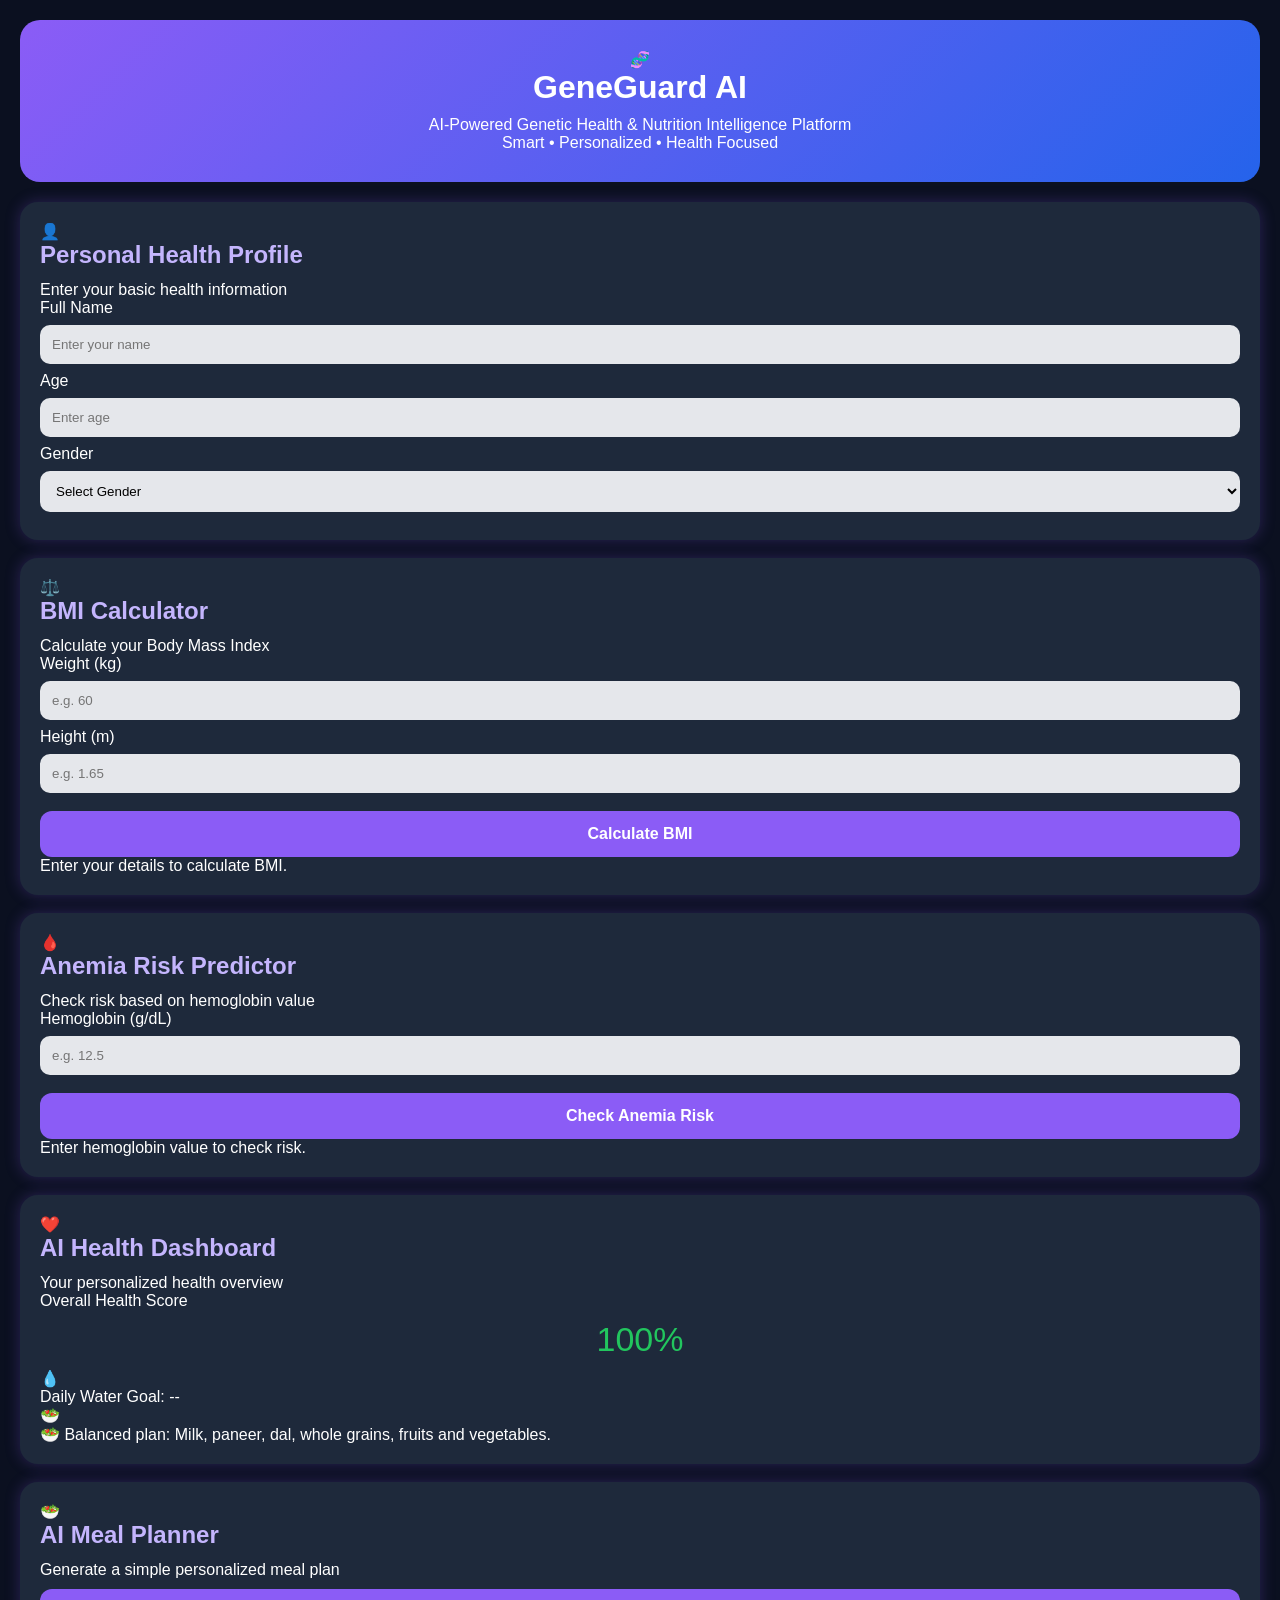
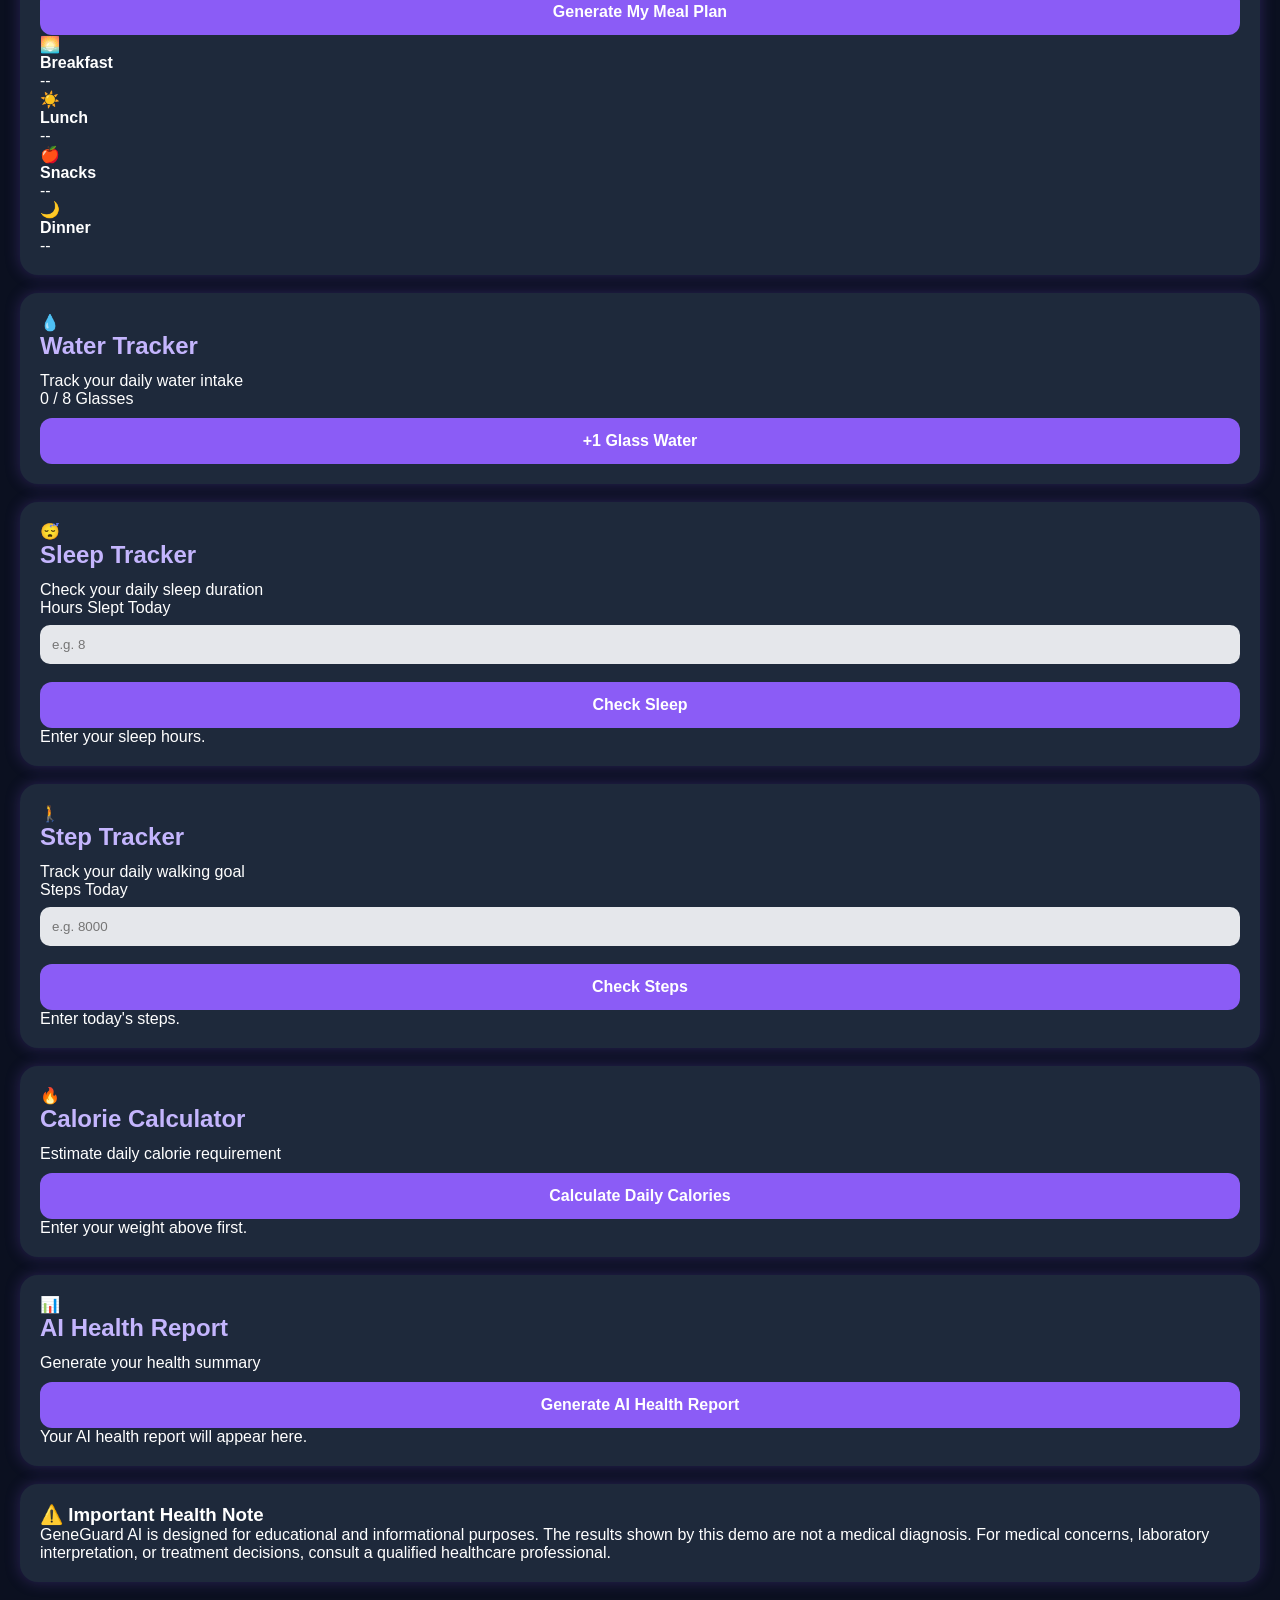
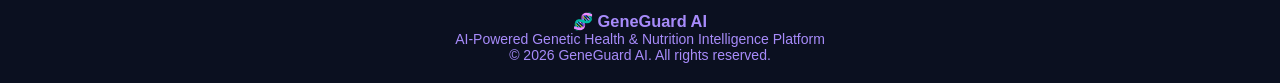
<file: index.html>
<!DOCTYPE html>
<html lang="en">

<head>
  <meta charset="UTF-8">
  <meta name="viewport" content="width=device-width, initial-scale=1.0">

  <title>GeneGuard AI</title>

  <!-- CSS -->
  <link rel="stylesheet" href="style.css">

  <!-- JavaScript -->
  <script src="script.js" defer></script>
</head>

<body>

  <!-- ============================= -->
  <!-- HERO SECTION -->
  <!-- ============================= -->

  <header class="hero">
    <div class="hero-content">
      <div class="hero-icon">🧬</div>

      <h1>GeneGuard AI</h1>

      <p>
        AI-Powered Genetic Health & Nutrition Intelligence Platform
      </p>

      <span class="hero-badge">
        Smart • Personalized • Health Focused
      </span>
    </div>
  </header>


  <main class="container">

    <!-- ============================= -->
    <!-- PERSONAL HEALTH PROFILE -->
    <!-- ============================= -->

    <section class="card profile-card">

      <div class="section-title">
        <span class="icon">👤</span>

        <div>
          <h2>Personal Health Profile</h2>
          <p>Enter your basic health information</p>
        </div>
      </div>

      <div class="form-grid">

        <div class="input-group">
          <label for="name">Full Name</label>

          <input
            id="name"
            type="text"
            placeholder="Enter your name"
          >
        </div>


        <div class="input-group">
          <label for="age">Age</label>

          <input
            id="age"
            type="number"
            placeholder="Enter age"
            min="1"
            max="120"
          >
        </div>


        <div class="input-group">
          <label for="gender">Gender</label>

          <select id="gender">

            <option value="">
              Select Gender
            </option>

            <option value="Female">
              Female
            </option>

            <option value="Male">
              Male
            </option>

            <option value="Other">
              Other
            </option>

          </select>
        </div>

      </div>

    </section>


    <!-- ============================= -->
    <!-- BMI CALCULATOR -->
    <!-- ============================= -->

    <section class="card">

      <div class="section-title">

        <span class="icon">⚖️</span>

        <div>
          <h2>BMI Calculator</h2>

          <p>
            Calculate your Body Mass Index
          </p>
        </div>

      </div>


      <div class="form-grid">

        <div class="input-group">

          <label for="weight">
            Weight (kg)
          </label>

          <input
            id="weight"
            type="number"
            placeholder="e.g. 60"
            step="0.1"
            min="1"
          >

        </div>


        <div class="input-group">

          <label for="height">
            Height (m)
          </label>

          <input
            id="height"
            type="number"
            placeholder="e.g. 1.65"
            step="0.01"
            min="0.5"
          >

        </div>

      </div>


      <button
        type="button"
        onclick="calculateBMI()"
      >
        Calculate BMI
      </button>


      <div
        id="bmiResult"
        class="result-box"
      >
        Enter your details to calculate BMI.
      </div>

    </section>


    <!-- ============================= -->
    <!-- ANEMIA RISK -->
    <!-- ============================= -->

    <section class="card">

      <div class="section-title">

        <span class="icon">🩸</span>

        <div>

          <h2>Anemia Risk Predictor</h2>

          <p>
            Check risk based on hemoglobin value
          </p>

        </div>

      </div>


      <div class="input-group">

        <label for="hb">
          Hemoglobin (g/dL)
        </label>

        <input
          id="hb"
          type="number"
          placeholder="e.g. 12.5"
          step="0.1"
          min="1"
        >

      </div>


      <button
        type="button"
        onclick="checkAnemia()"
      >
        Check Anemia Risk
      </button>


      <div
        id="anemiaResult"
        class="result-box"
      >
        Enter hemoglobin value to check risk.
      </div>

    </section>


    <!-- ============================= -->
    <!-- AI HEALTH DASHBOARD -->
    <!-- ============================= -->

    <section class="card dashboard-card">

      <div class="section-title">

        <span class="icon">❤️</span>

        <div>

          <h2>AI Health Dashboard</h2>

          <p>
            Your personalized health overview
          </p>

        </div>

      </div>


      <div class="health-score-container">

        <p>
          Overall Health Score
        </p>

        <div
          id="healthScore"
          class="score"
        >
          100%
        </div>

      </div>


      <div class="dashboard-info">

        <div class="info-box">

          <span>💧</span>

          <p id="waterResult">
            Daily Water Goal: --
          </p>

        </div>


        <div class="info-box">

          <span>🥗</span>

          <p id="dietResult">
            Diet recommendation will appear here.
          </p>

        </div>

      </div>

    </section>


    <!-- ============================= -->
    <!-- AI MEAL PLANNER -->
    <!-- ============================= -->

    <section class="card">

      <div class="section-title">

        <span class="icon">🥗</span>

        <div>

          <h2>AI Meal Planner</h2>

          <p>
            Generate a simple personalized meal plan
          </p>

        </div>

      </div>


      <button
        type="button"
        onclick="generateMeal()"
      >
        Generate My Meal Plan
      </button>


      <div class="meal-plan">

        <div class="meal-item">

          <span>🌅</span>

          <div>
            <strong>Breakfast</strong>

            <p id="breakfast">
              --
            </p>
          </div>

        </div>


        <div class="meal-item">

          <span>☀️</span>

          <div>
            <strong>Lunch</strong>

            <p id="lunch">
              --
            </p>
          </div>

        </div>


        <div class="meal-item">

          <span>🍎</span>

          <div>
            <strong>Snacks</strong>

            <p id="snacks">
              --
            </p>
          </div>

        </div>


        <div class="meal-item">

          <span>🌙</span>

          <div>
            <strong>Dinner</strong>

            <p id="dinner">
              --
            </p>
          </div>

        </div>

      </div>

    </section>


    <!-- ============================= -->
    <!-- WATER TRACKER -->
    <!-- ============================= -->

    <section class="card">

      <div class="section-title">

        <span class="icon">💧</span>

        <div>

          <h2>Water Tracker</h2>

          <p>
            Track your daily water intake
          </p>

        </div>

      </div>


      <div class="tracker-display">

        <div
          id="glassCount"
          class="tracker-number"
        >
          0 / 8 Glasses
        </div>

      </div>


      <button
        type="button"
        onclick="addGlass()"
      >
        +1 Glass Water
      </button>

    </section>


    <!-- ============================= -->
    <!-- SLEEP TRACKER -->
    <!-- ============================= -->

    <section class="card">

      <div class="section-title">

        <span class="icon">😴</span>

        <div>

          <h2>Sleep Tracker</h2>

          <p>
            Check your daily sleep duration
          </p>

        </div>

      </div>


      <div class="input-group">

        <label for="sleepHours">
          Hours Slept Today
        </label>

        <input
          id="sleepHours"
          type="number"
          placeholder="e.g. 8"
          step="0.5"
          min="0"
          max="24"
        >

      </div>


      <button
        type="button"
        onclick="checkSleep()"
      >
        Check Sleep
      </button>


      <div
        id="sleepResult"
        class="result-box"
      >
        Enter your sleep hours.
      </div>

    </section>


    <!-- ============================= -->
    <!-- STEP TRACKER -->
    <!-- ============================= -->

    <section class="card">

      <div class="section-title">

        <span class="icon">🚶</span>

        <div>

          <h2>Step Tracker</h2>

          <p>
            Track your daily walking goal
          </p>

        </div>

      </div>


      <div class="input-group">

        <label for="steps">
          Steps Today
        </label>

        <input
          id="steps"
          type="number"
          placeholder="e.g. 8000"
          min="0"
        >

      </div>


      <button
        type="button"
        onclick="checkSteps()"
      >
        Check Steps
      </button>


      <div
        id="stepResult"
        class="result-box"
      >
        Enter today's steps.
      </div>

    </section>


    <!-- ============================= -->
    <!-- CALORIE CALCULATOR -->
    <!-- ============================= -->

    <section class="card">

      <div class="section-title">

        <span class="icon">🔥</span>

        <div>

          <h2>Calorie Calculator</h2>

          <p>
            Estimate daily calorie requirement
          </p>

        </div>

      </div>


      <button
        type="button"
        onclick="calculateCalories()"
      >
        Calculate Daily Calories
      </button>


      <div
        id="calorieResult"
        class="result-box"
      >
        Enter your weight above first.
      </div>

    </section>


    <!-- ============================= -->
    <!-- AI HEALTH REPORT -->
    <!-- ============================= -->

    <section class="card report-card">

      <div class="section-title">

        <span class="icon">📊</span>

        <div>

          <h2>AI Health Report</h2>

          <p>
            Generate your health summary
          </p>

        </div>

      </div>


      <button
        type="button"
        onclick="generateReport()"
      >
        Generate AI Health Report
      </button>


      <div
        id="report"
        class="report-box"
      >
        Your AI health report will appear here.
      </div>

    </section>


    <!-- ============================= -->
    <!-- HEALTH DISCLAIMER -->
    <!-- ============================= -->

    <section class="card disclaimer">

      <h3>⚠️ Important Health Note</h3>

      <p>
        GeneGuard AI is designed for educational and
        informational purposes. The results shown by
        this demo are not a medical diagnosis.
        For medical concerns, laboratory interpretation,
        or treatment decisions, consult a qualified
        healthcare professional.
      </p>

    </section>

  </main>


  <!-- ============================= -->
  <!-- FOOTER -->
  <!-- ============================= -->

  <footer class="footer">

    <h3>
      🧬 GeneGuard AI
    </h3>

    <p>
      AI-Powered Genetic Health & Nutrition
      Intelligence Platform
    </p>

    <p class="copyright">
      © 2026 GeneGuard AI. All rights reserved.
    </p>

  </footer>


</body>

</html>
</file>
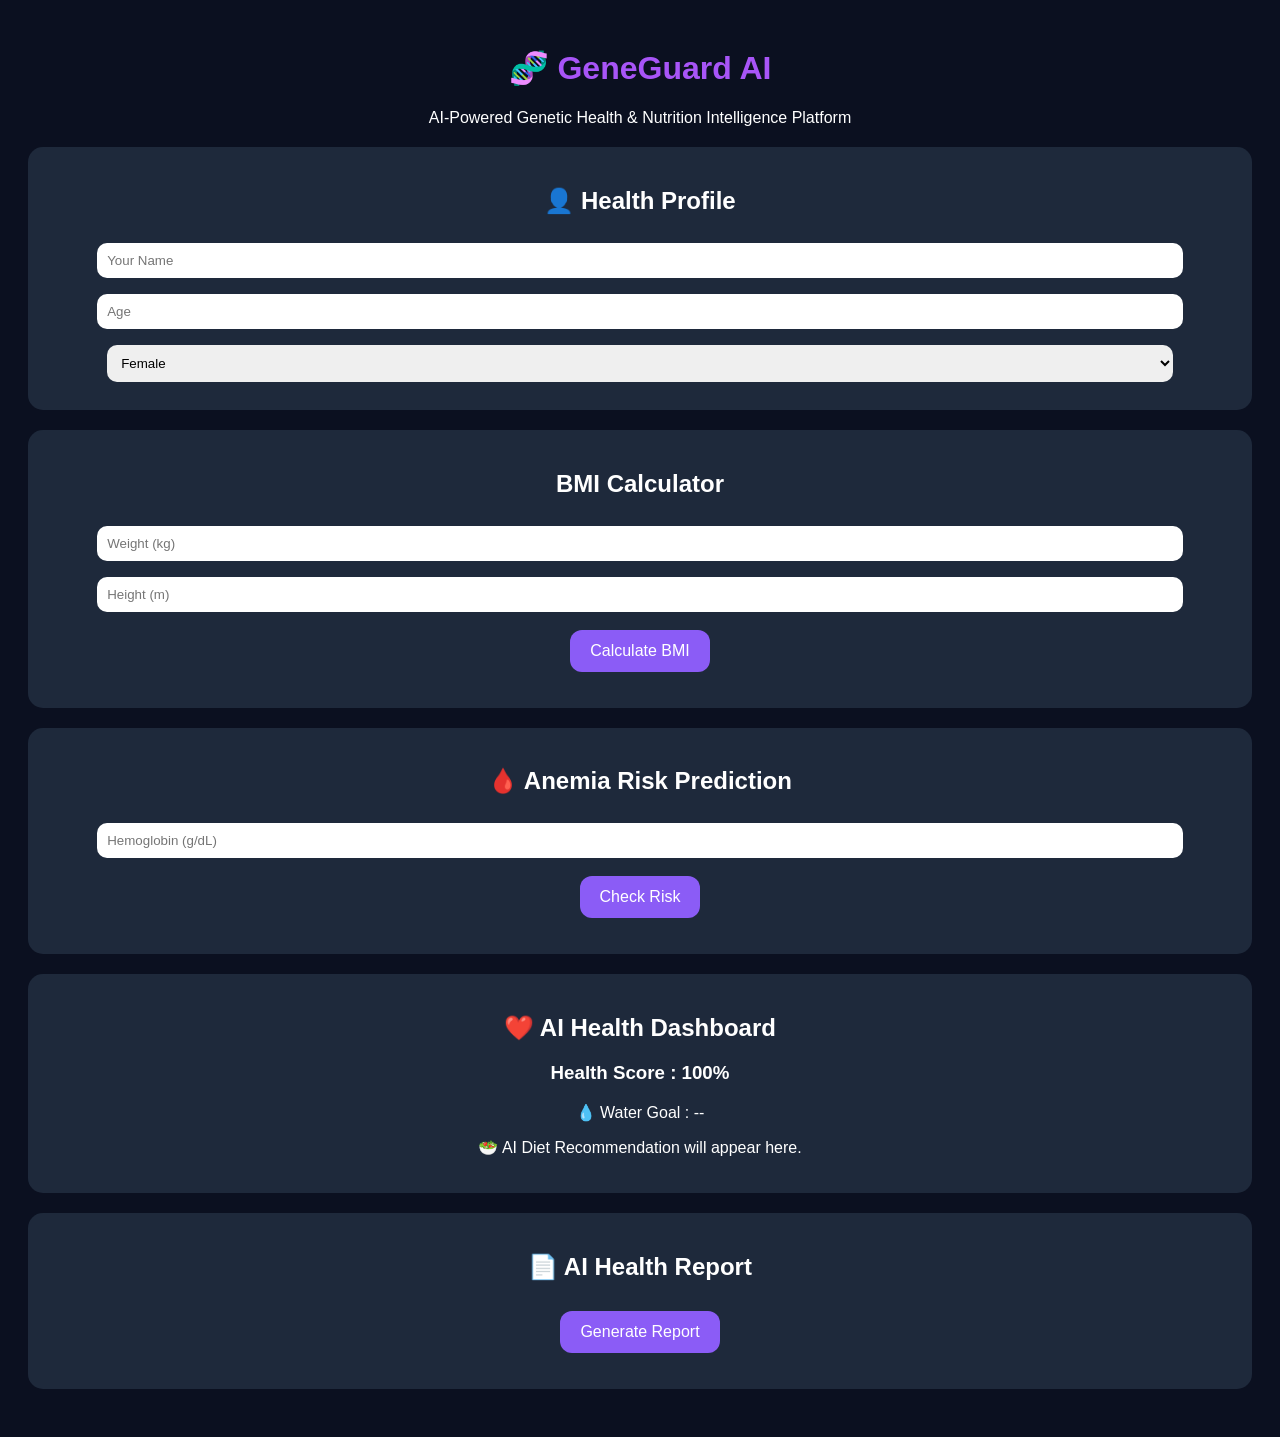
<file: frontend/index.html>
<!DOCTYPE html>
<html>
<head>
<meta charset="UTF-8">
<meta name="viewport" content="width=device-width, initial-scale=1.0">

<title>GeneGuard AI</title>

<style>
body{
background:#0B1020;
font-family:Arial;
color:white;
padding:20px;
text-align:center;
}
.card{
background:#1E293B;
padding:20px;
border-radius:15px;
margin:20px 0;
}
input,select{
width:90%;
padding:10px;
margin:8px;
border-radius:10px;
border:none;
}
button{
background:#8B5CF6;
color:white;
padding:12px 20px;
border:none;
border-radius:12px;
font-size:16px;
margin-top:10px;
}
h1{color:#A855F7;}
</style>
</head>

<body>

<h1>🧬 GeneGuard AI</h1>
<p>AI-Powered Genetic Health & Nutrition Intelligence Platform</p>

<div class="card">
<h2>👤 Health Profile</h2>

<input id="name" placeholder="Your Name">

<input id="age" type="number" placeholder="Age">

<select id="gender">
<option>Female</option>
<option>Male</option>
<option>Other</option>
</select>
</div>

<div class="card">
<h2>BMI Calculator</h2>

<input id="weight" type="number" placeholder="Weight (kg)">
<input id="height" type="number" placeholder="Height (m)">

<button onclick="calculateBMI()">Calculate BMI</button>

<p id="bmiResult"></p>
</div>

<div class="card">
<h2>🩸 Anemia Risk Prediction</h2>

<input id="hb" type="number" placeholder="Hemoglobin (g/dL)">

<button onclick="checkAnemia()">Check Risk</button>

<p id="anemiaResult"></p>
</div>

<div class="card">
<h2>❤️ AI Health Dashboard</h2>

<h3 id="healthScore">Health Score : 100%</h3>

<p id="waterResult">💧 Water Goal : --</p>

<p id="dietResult">🥗 AI Diet Recommendation will appear here.</p>
</div>

<div class="card">
<h2>📄 AI Health Report</h2>

<button onclick="generateReport()">Generate Report</button>

<p id="report"></p>
</div>

<script>

function calculateBMI(){

let w=parseFloat(document.getElementById("weight").value);

let h=parseFloat(document.getElementById("height").value);

let bmi=w/(h*h);

let status="";

if(bmi<18.5) status="Underweight";
else if(bmi<25) status="Normal";
else if(bmi<30) status="Overweight";
else status="Obese";

document.getElementById("bmiResult").innerHTML=
"Your BMI : "+bmi.toFixed(2)+" ("+status+")";

calculateWater();
updateScore();
diet();
}

function checkAnemia(){

let hb=parseFloat(document.getElementById("hb").value);

let risk="";

if(hb<11) risk="🔴 High Anemia Risk";
else if(hb<12) risk="🟡 Medium Anemia Risk";
else risk="🟢 Low Anemia Risk";

document.getElementById("anemiaResult").innerHTML=risk;

updateScore();
diet();
}

function calculateWater(){

let w=parseFloat(document.getElementById("weight").value);

let water=(w*35)/1000;

document.getElementById("waterResult").innerHTML=
"💧 Daily Water Goal : "+water.toFixed(2)+" L";
}

function diet(){

let hb=parseFloat(document.getElementById("hb").value);

let w=parseFloat(document.getElementById("weight").value);

let h=parseFloat(document.getElementById("height").value);

let bmi=w/(h*h);

let text="🥗 Balanced vegetarian diet with fruits, dal, milk and vegetables.";

if(hb<12){
text="🥬 Iron-rich foods: Spinach, Beetroot, Dates, Jaggery, Lentils, Orange, Amla.";
}

if(bmi<18.5){
text+=" Add Paneer, Banana, Nuts and Soybean for healthy weight gain.";
}

document.getElementById("dietResult").innerHTML=text;
}

function updateScore(){

let score=100;

let hb=parseFloat(document.getElementById("hb").value);

let w=parseFloat(document.getElementById("weight").value);

let h=parseFloat(document.getElementById("height").value);

let bmi=w/(h*h);

if(hb<12) score-=15;

if(bmi<18.5 || bmi>25) score-=10;

document.getElementById("healthScore").innerHTML=
"Health Score : "+score+"%";
}

function generateReport(){

let name=document.getElementById("name").value;

let bmi=document.getElementById("bmiResult").innerHTML;

let anemia=document.getElementById("anemiaResult").innerHTML;

let water=document.getElementById("waterResult").innerHTML;

let diet=document.getElementById("dietResult").innerHTML;

let score=document.getElementById("healthScore").innerHTML;

document.getElementById("report").innerHTML=
"<b>"+name+"'s AI Health Report</b><br><br>"+
bmi+"<br>"+anemia+"<br>"+water+"<br>"+score+
"<br><br>"+diet+
"<br><br>✅ Stay hydrated and follow a healthy lifestyle.";
}

</script>

</body>
</html>
</file>
<file: style.css>
/* GeneGuard AI Premium CSS */

*{
  margin:0;
  padding:0;
  box-sizing:border-box;
}

body{
  font-family:Arial,sans-serif;
  background:#0B1020;
  color:white;
  padding:20px;
}

.hero{
  background:linear-gradient(135deg,#8B5CF6,#2563EB);
  padding:30px;
  border-radius:20px;
  text-align:center;
  margin-bottom:20px;
}

.hero h1{
  font-size:32px;
  margin-bottom:10px;
}

.card{
  background:#1E293B;
  padding:20px;
  border-radius:18px;
  margin:18px 0;
  box-shadow:0 0 15px rgba(139,92,246,0.25);
}

h2{
  color:#C4B5FD;
  margin-bottom:12px;
}

input,select{
  width:100%;
  padding:12px;
  margin:8px 0;
  border:none;
  border-radius:10px;
  background:#E5E7EB;
}

button{
  width:100%;
  padding:14px;
  margin-top:10px;
  background:#8B5CF6;
  color:white;
  border:none;
  border-radius:12px;
  font-size:16px;
  font-weight:bold;
}

button:hover{
  background:#7C3AED;
}

.score{
  font-size:34px;
  color:#22C55E;
  text-align:center;
  margin:10px 0;
}

footer{
  text-align:center;
  margin-top:30px;
  color:#A78BFA;
  font-size:14px;
}
</file>
